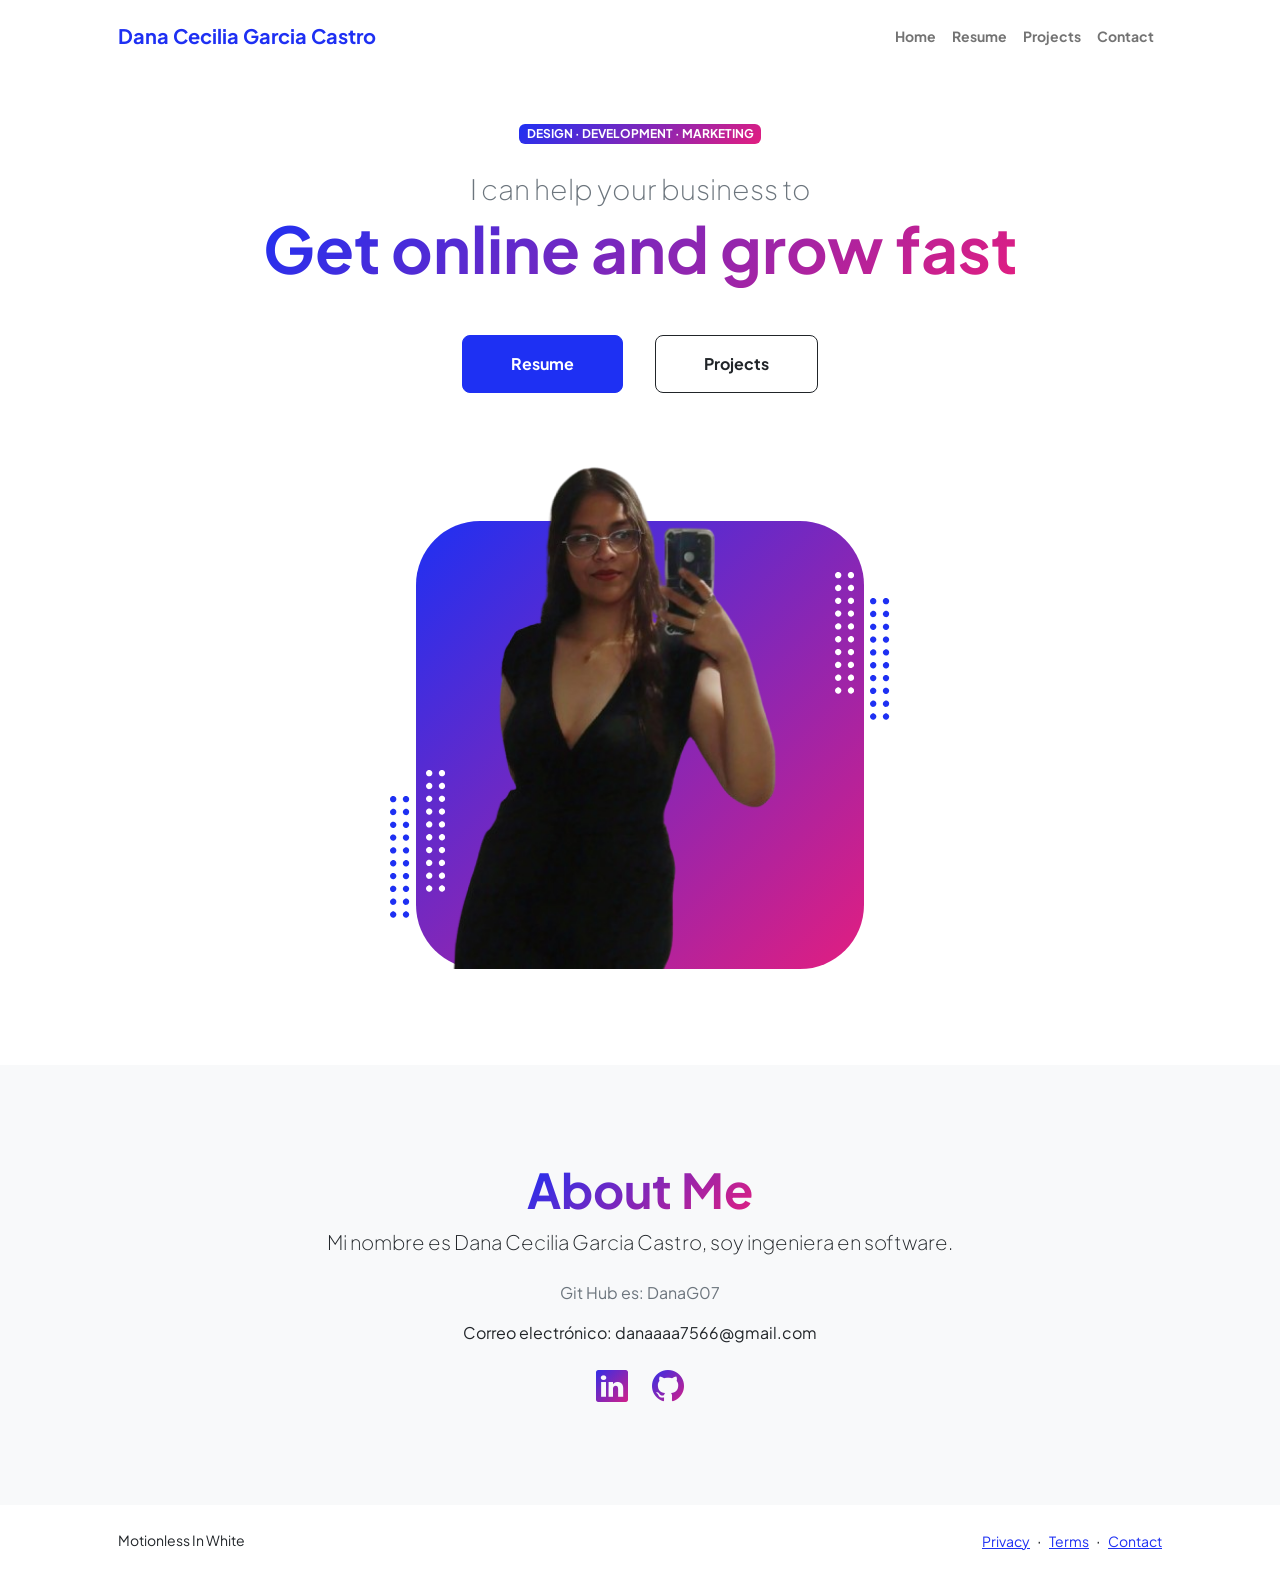
<file: index.html>
<!doctype html>
<html lang="en">
  <head>
    <meta charset="utf-8" />
    <meta
      name="viewport"
      content="width=device-width, initial-scale=1, shrink-to-fit=no"
    />
    <meta name="description" content="" />
    <meta name="author" content="" />
    <title>Personal - Start Bootstrap Theme</title>
    <!-- Favicon-->
    <link rel="icon" type="image/x-icon" href="assets/favicon.ico" />
    <!-- Custom Google font-->
    <link rel="preconnect" href="https://fonts.googleapis.com" />
    <link rel="preconnect" href="https://fonts.gstatic.com" crossorigin />
    <link
      href="https://fonts.googleapis.com/css2?family=Plus+Jakarta+Sans:wght@100;200;300;400;500;600;700;800;900&amp;display=swap"
      rel="stylesheet"
    />
    <!-- Bootstrap icons-->
    <link
      href="https://cdn.jsdelivr.net/npm/bootstrap-icons@1.8.1/font/bootstrap-icons.css"
      rel="stylesheet"
    />
    <!-- Core theme CSS (includes Bootstrap)-->
    <link href="css/styles.css" rel="stylesheet" />
  </head>
  <body class="d-flex flex-column h-100">
    <main class="flex-shrink-0">
      <!-- Navigation-->
      <nav class="navbar navbar-expand-lg navbar-light bg-white py-3">
        <div class="container px-5">
          <a class="navbar-brand" href="index.html"
            ><span class="fw-bolder text-primary"
              >Dana Cecilia Garcia Castro</span
            ></a
          >
          <button
            class="navbar-toggler"
            type="button"
            data-bs-toggle="collapse"
            data-bs-target="#navbarSupportedContent"
            aria-controls="navbarSupportedContent"
            aria-expanded="false"
            aria-label="Toggle navigation"
          >
            <span class="navbar-toggler-icon"></span>
          </button>
          <div class="collapse navbar-collapse" id="navbarSupportedContent">
            <ul class="navbar-nav ms-auto mb-2 mb-lg-0 small fw-bolder">
              <li class="nav-item">
                <a class="nav-link" href="index.html">Home</a>
              </li>
              <li class="nav-item">
                <a class="nav-link" href="resume.html">Resume</a>
              </li>
              <li class="nav-item">
                <a class="nav-link" href="projects.html">Projects</a>
              </li>
              <li class="nav-item">
                <a class="nav-link" href="contact.html">Contact</a>
              </li>
            </ul>
          </div>
        </div>
      </nav>
      <!-- Header-->
      <header class="py-5">
        <div class="container px-5 pb-5">
          <div class="row gx-5 align-items-center">
            <div class="col-xxl-5">
              <!-- Header text content-->
              <div class="text-center text-xxl-start">
                <div
                  class="badge bg-gradient-primary-to-secondary text-white mb-4"
                >
                  <div class="text-uppercase">
                    Design &middot; Development &middot; Marketing
                  </div>
                </div>
                <div class="fs-3 fw-light text-muted">
                  I can help your business to
                </div>
                <h1 class="display-3 fw-bolder mb-5">
                  <span class="text-gradient d-inline"
                    >Get online and grow fast</span
                  >
                </h1>
                <div
                  class="d-grid gap-3 d-sm-flex justify-content-sm-center justify-content-xxl-start mb-3"
                >
                  <a
                    class="btn btn-primary btn-lg px-5 py-3 me-sm-3 fs-6 fw-bolder"
                    href="resume.html"
                    >Resume</a
                  >
                  <a
                    class="btn btn-outline-dark btn-lg px-5 py-3 fs-6 fw-bolder"
                    href="projects.html"
                    >Projects</a
                  >
                </div>
              </div>
            </div>
            <div class="col-xxl-7">
              <!-- Header profile picture-->
              <div class="d-flex justify-content-center mt-5 mt-xxl-0">
                <div class="profile bg-gradient-primary-to-secondary">
                  <!-- TIP: For best results, use a photo with a transparent background like the demo example below-->
                  <!-- Watch a tutorial on how to do this on YouTube (link)-->
                  <img class="profile-img" src="assets/profile.png" alt="..." />
                  <div class="dots-1">
                    <!-- SVG Dots-->
                    <svg
                      version="1.1"
                      xmlns="http://www.w3.org/2000/svg"
                      xmlns:xlink="http://www.w3.org/1999/xlink"
                      x="0px"
                      y="0px"
                      viewBox="0 0 191.6 1215.4"
                      style="enable-background: new 0 0 191.6 1215.4"
                      xml:space="preserve"
                    >
                      <g
                        transform="translate(0.000000,1280.000000) scale(0.100000,-0.100000)"
                      >
                        <path
                          d="M227.7,12788.6c-105-35-200-141-222-248c-43-206,163-412,369-369c155,32,275,190,260,339c-11,105-90,213-190,262        C383.7,12801.6,289.7,12808.6,227.7,12788.6z"
                        ></path>
                        <path
                          d="M1507.7,12788.6c-151-50-253-216-222-362c25-119,136-230,254-255c194-41,395,142,375,339c-11,105-90,213-190,262        C1663.7,12801.6,1569.7,12808.6,1507.7,12788.6z"
                        ></path>
                        <path
                          d="M227.7,11508.6c-105-35-200-141-222-248c-43-206,163-412,369-369c155,32,275,190,260,339c-11,105-90,213-190,262        C383.7,11521.6,289.7,11528.6,227.7,11508.6z"
                        ></path>
                        <path
                          d="M1507.7,11508.6c-151-50-253-216-222-362c25-119,136-230,254-255c194-41,395,142,375,339c-11,105-90,213-190,262        C1663.7,11521.6,1569.7,11528.6,1507.7,11508.6z"
                        ></path>
                        <path
                          d="M227.7,10228.6c-105-35-200-141-222-248c-43-206,163-412,369-369c155,32,275,190,260,339c-11,105-90,213-190,262        C383.7,10241.6,289.7,10248.6,227.7,10228.6z"
                        ></path>
                        <path
                          d="M1507.7,10228.6c-105-35-200-141-222-248c-43-206,163-412,369-369c155,32,275,190,260,339c-11,105-90,213-190,262        C1663.7,10241.6,1569.7,10248.6,1507.7,10228.6z"
                        ></path>
                        <path
                          d="M227.7,8948.6c-105-35-200-141-222-248c-43-206,163-412,369-369c155,32,275,190,260,339c-11,105-90,213-190,262        C383.7,8961.6,289.7,8968.6,227.7,8948.6z"
                        ></path>
                        <path
                          d="M1507.7,8948.6c-105-35-200-141-222-248c-43-206,163-412,369-369c155,32,275,190,260,339c-11,105-90,213-190,262        C1663.7,8961.6,1569.7,8968.6,1507.7,8948.6z"
                        ></path>
                        <path
                          d="M227.7,7668.6c-105-35-200-141-222-248c-43-206,163-412,369-369c155,32,275,190,260,339c-11,105-90,213-190,262        C383.7,7681.6,289.7,7688.6,227.7,7668.6z"
                        ></path>
                        <path
                          d="M1507.7,7668.6c-105-35-200-141-222-248c-43-206,163-412,369-369c155,32,275,190,260,339c-11,105-90,213-190,262        C1663.7,7681.6,1569.7,7688.6,1507.7,7668.6z"
                        ></path>
                        <path
                          d="M227.7,6388.6c-105-35-200-141-222-248c-43-206,163-412,369-369c155,32,275,190,260,339c-11,105-90,213-190,262        C383.7,6401.6,289.7,6408.6,227.7,6388.6z"
                        ></path>
                        <path
                          d="M1507.7,6388.6c-105-35-200-141-222-248c-43-206,163-412,369-369c155,32,275,190,260,339c-11,105-90,213-190,262        C1663.7,6401.6,1569.7,6408.6,1507.7,6388.6z"
                        ></path>
                        <path
                          d="M227.7,5108.6c-105-35-200-141-222-248c-43-206,163-412,369-369c155,32,275,190,260,339c-11,105-90,213-190,262        C383.7,5121.6,289.7,5128.6,227.7,5108.6z"
                        ></path>
                        <path
                          d="M1507.7,5108.6c-105-35-200-141-222-248c-43-206,163-412,369-369c155,32,275,190,260,339c-11,105-90,213-190,262        C1663.7,5121.6,1569.7,5128.6,1507.7,5108.6z"
                        ></path>
                        <path
                          d="M227.7,3828.6c-105-35-200-141-222-248c-43-206,163-412,369-369c155,32,275,190,260,339c-11,105-90,213-190,262        C383.7,3841.6,289.7,3848.6,227.7,3828.6z"
                        ></path>
                        <path
                          d="M1507.7,3828.6c-105-35-200-141-222-248c-43-206,163-412,369-369c155,32,275,190,260,339c-11,105-90,213-190,262        C1663.7,3841.6,1569.7,3848.6,1507.7,3828.6z"
                        ></path>
                        <path
                          d="M227.7,2548.6c-105-35-200-141-222-248c-43-206,163-412,369-369c155,32,275,190,260,339c-11,105-90,213-190,262        C383.7,2561.6,289.7,2568.6,227.7,2548.6z"
                        ></path>
                        <path
                          d="M1507.7,2548.6c-105-35-200-141-222-248c-43-206,163-412,369-369c155,32,275,190,260,339c-11,105-90,213-190,262        C1663.7,2561.6,1569.7,2568.6,1507.7,2548.6z"
                        ></path>
                        <path
                          d="M227.7,1268.6c-105-35-200-141-222-248c-43-206,163-412,369-369c155,32,275,190,260,339c-11,105-90,213-190,262        C383.7,1281.6,289.7,1288.6,227.7,1268.6z"
                        ></path>
                        <path
                          d="M1507.7,1268.6c-105-35-200-141-222-248c-43-206,163-412,369-369c155,32,275,190,260,339c-11,105-90,213-190,262        C1663.7,1281.6,1569.7,1288.6,1507.7,1268.6z"
                        ></path>
                      </g>
                    </svg>
                    <!-- END of SVG dots-->
                  </div>
                  <div class="dots-2">
                    <!-- SVG Dots-->
                    <svg
                      version="1.1"
                      xmlns="http://www.w3.org/2000/svg"
                      xmlns:xlink="http://www.w3.org/1999/xlink"
                      x="0px"
                      y="0px"
                      viewBox="0 0 191.6 1215.4"
                      style="enable-background: new 0 0 191.6 1215.4"
                      xml:space="preserve"
                    >
                      <g
                        transform="translate(0.000000,1280.000000) scale(0.100000,-0.100000)"
                      >
                        <path
                          d="M227.7,12788.6c-105-35-200-141-222-248c-43-206,163-412,369-369c155,32,275,190,260,339c-11,105-90,213-190,262        C383.7,12801.6,289.7,12808.6,227.7,12788.6z"
                        ></path>
                        <path
                          d="M1507.7,12788.6c-151-50-253-216-222-362c25-119,136-230,254-255c194-41,395,142,375,339c-11,105-90,213-190,262        C1663.7,12801.6,1569.7,12808.6,1507.7,12788.6z"
                        ></path>
                        <path
                          d="M227.7,11508.6c-105-35-200-141-222-248c-43-206,163-412,369-369c155,32,275,190,260,339c-11,105-90,213-190,262        C383.7,11521.6,289.7,11528.6,227.7,11508.6z"
                        ></path>
                        <path
                          d="M1507.7,11508.6c-151-50-253-216-222-362c25-119,136-230,254-255c194-41,395,142,375,339c-11,105-90,213-190,262        C1663.7,11521.6,1569.7,11528.6,1507.7,11508.6z"
                        ></path>
                        <path
                          d="M227.7,10228.6c-105-35-200-141-222-248c-43-206,163-412,369-369c155,32,275,190,260,339c-11,105-90,213-190,262        C383.7,10241.6,289.7,10248.6,227.7,10228.6z"
                        ></path>
                        <path
                          d="M1507.7,10228.6c-105-35-200-141-222-248c-43-206,163-412,369-369c155,32,275,190,260,339c-11,105-90,213-190,262        C1663.7,10241.6,1569.7,10248.6,1507.7,10228.6z"
                        ></path>
                        <path
                          d="M227.7,8948.6c-105-35-200-141-222-248c-43-206,163-412,369-369c155,32,275,190,260,339c-11,105-90,213-190,262        C383.7,8961.6,289.7,8968.6,227.7,8948.6z"
                        ></path>
                        <path
                          d="M1507.7,8948.6c-105-35-200-141-222-248c-43-206,163-412,369-369c155,32,275,190,260,339c-11,105-90,213-190,262        C1663.7,8961.6,1569.7,8968.6,1507.7,8948.6z"
                        ></path>
                        <path
                          d="M227.7,7668.6c-105-35-200-141-222-248c-43-206,163-412,369-369c155,32,275,190,260,339c-11,105-90,213-190,262        C383.7,7681.6,289.7,7688.6,227.7,7668.6z"
                        ></path>
                        <path
                          d="M1507.7,7668.6c-105-35-200-141-222-248c-43-206,163-412,369-369c155,32,275,190,260,339c-11,105-90,213-190,262        C1663.7,7681.6,1569.7,7688.6,1507.7,7668.6z"
                        ></path>
                        <path
                          d="M227.7,6388.6c-105-35-200-141-222-248c-43-206,163-412,369-369c155,32,275,190,260,339c-11,105-90,213-190,262        C383.7,6401.6,289.7,6408.6,227.7,6388.6z"
                        ></path>
                        <path
                          d="M1507.7,6388.6c-105-35-200-141-222-248c-43-206,163-412,369-369c155,32,275,190,260,339c-11,105-90,213-190,262        C1663.7,6401.6,1569.7,6408.6,1507.7,6388.6z"
                        ></path>
                        <path
                          d="M227.7,5108.6c-105-35-200-141-222-248c-43-206,163-412,369-369c155,32,275,190,260,339c-11,105-90,213-190,262        C383.7,5121.6,289.7,5128.6,227.7,5108.6z"
                        ></path>
                        <path
                          d="M1507.7,5108.6c-105-35-200-141-222-248c-43-206,163-412,369-369c155,32,275,190,260,339c-11,105-90,213-190,262        C1663.7,5121.6,1569.7,5128.6,1507.7,5108.6z"
                        ></path>
                        <path
                          d="M227.7,3828.6c-105-35-200-141-222-248c-43-206,163-412,369-369c155,32,275,190,260,339c-11,105-90,213-190,262        C383.7,3841.6,289.7,3848.6,227.7,3828.6z"
                        ></path>
                        <path
                          d="M1507.7,3828.6c-105-35-200-141-222-248c-43-206,163-412,369-369c155,32,275,190,260,339c-11,105-90,213-190,262        C1663.7,3841.6,1569.7,3848.6,1507.7,3828.6z"
                        ></path>
                        <path
                          d="M227.7,2548.6c-105-35-200-141-222-248c-43-206,163-412,369-369c155,32,275,190,260,339c-11,105-90,213-190,262        C383.7,2561.6,289.7,2568.6,227.7,2548.6z"
                        ></path>
                        <path
                          d="M1507.7,2548.6c-105-35-200-141-222-248c-43-206,163-412,369-369c155,32,275,190,260,339c-11,105-90,213-190,262        C1663.7,2561.6,1569.7,2568.6,1507.7,2548.6z"
                        ></path>
                        <path
                          d="M227.7,1268.6c-105-35-200-141-222-248c-43-206,163-412,369-369c155,32,275,190,260,339c-11,105-90,213-190,262        C383.7,1281.6,289.7,1288.6,227.7,1268.6z"
                        ></path>
                        <path
                          d="M1507.7,1268.6c-105-35-200-141-222-248c-43-206,163-412,369-369c155,32,275,190,260,339c-11,105-90,213-190,262        C1663.7,1281.6,1569.7,1288.6,1507.7,1268.6z"
                        ></path>
                      </g>
                    </svg>
                    <!-- END of SVG dots-->
                  </div>
                  <div class="dots-3">
                    <!-- SVG Dots-->
                    <svg
                      version="1.1"
                      xmlns="http://www.w3.org/2000/svg"
                      xmlns:xlink="http://www.w3.org/1999/xlink"
                      x="0px"
                      y="0px"
                      viewBox="0 0 191.6 1215.4"
                      style="enable-background: new 0 0 191.6 1215.4"
                      xml:space="preserve"
                    >
                      <g
                        transform="translate(0.000000,1280.000000) scale(0.100000,-0.100000)"
                      >
                        <path
                          d="M227.7,12788.6c-105-35-200-141-222-248c-43-206,163-412,369-369c155,32,275,190,260,339c-11,105-90,213-190,262        C383.7,12801.6,289.7,12808.6,227.7,12788.6z"
                        ></path>
                        <path
                          d="M1507.7,12788.6c-151-50-253-216-222-362c25-119,136-230,254-255c194-41,395,142,375,339c-11,105-90,213-190,262        C1663.7,12801.6,1569.7,12808.6,1507.7,12788.6z"
                        ></path>
                        <path
                          d="M227.7,11508.6c-105-35-200-141-222-248c-43-206,163-412,369-369c155,32,275,190,260,339c-11,105-90,213-190,262        C383.7,11521.6,289.7,11528.6,227.7,11508.6z"
                        ></path>
                        <path
                          d="M1507.7,11508.6c-151-50-253-216-222-362c25-119,136-230,254-255c194-41,395,142,375,339c-11,105-90,213-190,262        C1663.7,11521.6,1569.7,11528.6,1507.7,11508.6z"
                        ></path>
                        <path
                          d="M227.7,10228.6c-105-35-200-141-222-248c-43-206,163-412,369-369c155,32,275,190,260,339c-11,105-90,213-190,262        C383.7,10241.6,289.7,10248.6,227.7,10228.6z"
                        ></path>
                        <path
                          d="M1507.7,10228.6c-105-35-200-141-222-248c-43-206,163-412,369-369c155,32,275,190,260,339c-11,105-90,213-190,262        C1663.7,10241.6,1569.7,10248.6,1507.7,10228.6z"
                        ></path>
                        <path
                          d="M227.7,8948.6c-105-35-200-141-222-248c-43-206,163-412,369-369c155,32,275,190,260,339c-11,105-90,213-190,262        C383.7,8961.6,289.7,8968.6,227.7,8948.6z"
                        ></path>
                        <path
                          d="M1507.7,8948.6c-105-35-200-141-222-248c-43-206,163-412,369-369c155,32,275,190,260,339c-11,105-90,213-190,262        C1663.7,8961.6,1569.7,8968.6,1507.7,8948.6z"
                        ></path>
                        <path
                          d="M227.7,7668.6c-105-35-200-141-222-248c-43-206,163-412,369-369c155,32,275,190,260,339c-11,105-90,213-190,262        C383.7,7681.6,289.7,7688.6,227.7,7668.6z"
                        ></path>
                        <path
                          d="M1507.7,7668.6c-105-35-200-141-222-248c-43-206,163-412,369-369c155,32,275,190,260,339c-11,105-90,213-190,262        C1663.7,7681.6,1569.7,7688.6,1507.7,7668.6z"
                        ></path>
                        <path
                          d="M227.7,6388.6c-105-35-200-141-222-248c-43-206,163-412,369-369c155,32,275,190,260,339c-11,105-90,213-190,262        C383.7,6401.6,289.7,6408.6,227.7,6388.6z"
                        ></path>
                        <path
                          d="M1507.7,6388.6c-105-35-200-141-222-248c-43-206,163-412,369-369c155,32,275,190,260,339c-11,105-90,213-190,262        C1663.7,6401.6,1569.7,6408.6,1507.7,6388.6z"
                        ></path>
                        <path
                          d="M227.7,5108.6c-105-35-200-141-222-248c-43-206,163-412,369-369c155,32,275,190,260,339c-11,105-90,213-190,262        C383.7,5121.6,289.7,5128.6,227.7,5108.6z"
                        ></path>
                        <path
                          d="M1507.7,5108.6c-105-35-200-141-222-248c-43-206,163-412,369-369c155,32,275,190,260,339c-11,105-90,213-190,262        C1663.7,5121.6,1569.7,5128.6,1507.7,5108.6z"
                        ></path>
                        <path
                          d="M227.7,3828.6c-105-35-200-141-222-248c-43-206,163-412,369-369c155,32,275,190,260,339c-11,105-90,213-190,262        C383.7,3841.6,289.7,3848.6,227.7,3828.6z"
                        ></path>
                        <path
                          d="M1507.7,3828.6c-105-35-200-141-222-248c-43-206,163-412,369-369c155,32,275,190,260,339c-11,105-90,213-190,262        C1663.7,3841.6,1569.7,3848.6,1507.7,3828.6z"
                        ></path>
                        <path
                          d="M227.7,2548.6c-105-35-200-141-222-248c-43-206,163-412,369-369c155,32,275,190,260,339c-11,105-90,213-190,262        C383.7,2561.6,289.7,2568.6,227.7,2548.6z"
                        ></path>
                        <path
                          d="M1507.7,2548.6c-105-35-200-141-222-248c-43-206,163-412,369-369c155,32,275,190,260,339c-11,105-90,213-190,262        C1663.7,2561.6,1569.7,2568.6,1507.7,2548.6z"
                        ></path>
                        <path
                          d="M227.7,1268.6c-105-35-200-141-222-248c-43-206,163-412,369-369c155,32,275,190,260,339c-11,105-90,213-190,262        C383.7,1281.6,289.7,1288.6,227.7,1268.6z"
                        ></path>
                        <path
                          d="M1507.7,1268.6c-105-35-200-141-222-248c-43-206,163-412,369-369c155,32,275,190,260,339c-11,105-90,213-190,262        C1663.7,1281.6,1569.7,1288.6,1507.7,1268.6z"
                        ></path>
                      </g>
                    </svg>
                    <!-- END of SVG dots-->
                  </div>
                  <div class="dots-4">
                    <!-- SVG Dots-->
                    <svg
                      version="1.1"
                      xmlns="http://www.w3.org/2000/svg"
                      xmlns:xlink="http://www.w3.org/1999/xlink"
                      x="0px"
                      y="0px"
                      viewBox="0 0 191.6 1215.4"
                      style="enable-background: new 0 0 191.6 1215.4"
                      xml:space="preserve"
                    >
                      <g
                        transform="translate(0.000000,1280.000000) scale(0.100000,-0.100000)"
                      >
                        <path
                          d="M227.7,12788.6c-105-35-200-141-222-248c-43-206,163-412,369-369c155,32,275,190,260,339c-11,105-90,213-190,262        C383.7,12801.6,289.7,12808.6,227.7,12788.6z"
                        ></path>
                        <path
                          d="M1507.7,12788.6c-151-50-253-216-222-362c25-119,136-230,254-255c194-41,395,142,375,339c-11,105-90,213-190,262        C1663.7,12801.6,1569.7,12808.6,1507.7,12788.6z"
                        ></path>
                        <path
                          d="M227.7,11508.6c-105-35-200-141-222-248c-43-206,163-412,369-369c155,32,275,190,260,339c-11,105-90,213-190,262        C383.7,11521.6,289.7,11528.6,227.7,11508.6z"
                        ></path>
                        <path
                          d="M1507.7,11508.6c-151-50-253-216-222-362c25-119,136-230,254-255c194-41,395,142,375,339c-11,105-90,213-190,262        C1663.7,11521.6,1569.7,11528.6,1507.7,11508.6z"
                        ></path>
                        <path
                          d="M227.7,10228.6c-105-35-200-141-222-248c-43-206,163-412,369-369c155,32,275,190,260,339c-11,105-90,213-190,262        C383.7,10241.6,289.7,10248.6,227.7,10228.6z"
                        ></path>
                        <path
                          d="M1507.7,10228.6c-105-35-200-141-222-248c-43-206,163-412,369-369c155,32,275,190,260,339c-11,105-90,213-190,262        C1663.7,10241.6,1569.7,10248.6,1507.7,10228.6z"
                        ></path>
                        <path
                          d="M227.7,8948.6c-105-35-200-141-222-248c-43-206,163-412,369-369c155,32,275,190,260,339c-11,105-90,213-190,262        C383.7,8961.6,289.7,8968.6,227.7,8948.6z"
                        ></path>
                        <path
                          d="M1507.7,8948.6c-105-35-200-141-222-248c-43-206,163-412,369-369c155,32,275,190,260,339c-11,105-90,213-190,262        C1663.7,8961.6,1569.7,8968.6,1507.7,8948.6z"
                        ></path>
                        <path
                          d="M227.7,7668.6c-105-35-200-141-222-248c-43-206,163-412,369-369c155,32,275,190,260,339c-11,105-90,213-190,262        C383.7,7681.6,289.7,7688.6,227.7,7668.6z"
                        ></path>
                        <path
                          d="M1507.7,7668.6c-105-35-200-141-222-248c-43-206,163-412,369-369c155,32,275,190,260,339c-11,105-90,213-190,262        C1663.7,7681.6,1569.7,7688.6,1507.7,7668.6z"
                        ></path>
                        <path
                          d="M227.7,6388.6c-105-35-200-141-222-248c-43-206,163-412,369-369c155,32,275,190,260,339c-11,105-90,213-190,262        C383.7,6401.6,289.7,6408.6,227.7,6388.6z"
                        ></path>
                        <path
                          d="M1507.7,6388.6c-105-35-200-141-222-248c-43-206,163-412,369-369c155,32,275,190,260,339c-11,105-90,213-190,262        C1663.7,6401.6,1569.7,6408.6,1507.7,6388.6z"
                        ></path>
                        <path
                          d="M227.7,5108.6c-105-35-200-141-222-248c-43-206,163-412,369-369c155,32,275,190,260,339c-11,105-90,213-190,262        C383.7,5121.6,289.7,5128.6,227.7,5108.6z"
                        ></path>
                        <path
                          d="M1507.7,5108.6c-105-35-200-141-222-248c-43-206,163-412,369-369c155,32,275,190,260,339c-11,105-90,213-190,262        C1663.7,5121.6,1569.7,5128.6,1507.7,5108.6z"
                        ></path>
                        <path
                          d="M227.7,3828.6c-105-35-200-141-222-248c-43-206,163-412,369-369c155,32,275,190,260,339c-11,105-90,213-190,262        C383.7,3841.6,289.7,3848.6,227.7,3828.6z"
                        ></path>
                        <path
                          d="M1507.7,3828.6c-105-35-200-141-222-248c-43-206,163-412,369-369c155,32,275,190,260,339c-11,105-90,213-190,262        C1663.7,3841.6,1569.7,3848.6,1507.7,3828.6z"
                        ></path>
                        <path
                          d="M227.7,2548.6c-105-35-200-141-222-248c-43-206,163-412,369-369c155,32,275,190,260,339c-11,105-90,213-190,262        C383.7,2561.6,289.7,2568.6,227.7,2548.6z"
                        ></path>
                        <path
                          d="M1507.7,2548.6c-105-35-200-141-222-248c-43-206,163-412,369-369c155,32,275,190,260,339c-11,105-90,213-190,262        C1663.7,2561.6,1569.7,2568.6,1507.7,2548.6z"
                        ></path>
                        <path
                          d="M227.7,1268.6c-105-35-200-141-222-248c-43-206,163-412,369-369c155,32,275,190,260,339c-11,105-90,213-190,262        C383.7,1281.6,289.7,1288.6,227.7,1268.6z"
                        ></path>
                        <path
                          d="M1507.7,1268.6c-105-35-200-141-222-248c-43-206,163-412,369-369c155,32,275,190,260,339c-11,105-90,213-190,262        C1663.7,1281.6,1569.7,1288.6,1507.7,1268.6z"
                        ></path>
                      </g>
                    </svg>
                    <!-- END of SVG dots-->
                  </div>
                </div>
              </div>
            </div>
          </div>
        </div>
      </header>
      <!-- About Section-->
      <section class="bg-light py-5">
        <div class="container px-5">
          <div class="row gx-5 justify-content-center">
            <div class="col-xxl-8">
              <div class="text-center my-5">
                <h2 class="display-5 fw-bolder">
                  <span class="text-gradient d-inline">About Me</span>
                </h2>
                <p class="lead fw-light mb-4">
                  Mi nombre es Dana Cecilia Garcia Castro, soy ingeniera en software.
                </p>
                <p class="text-muted">
                  Git Hub es: DanaG07
                  <p>Correo electrónico: danaaaa7566@gmail.com</p>
                </p>
                <div class="d-flex justify-content-center fs-2 gap-4">
                  <a class="text-gradient" href="#!"
                    ><i class="bi bi-linkedin"></i
                  ></a>
                  <a class="text-gradient" href="#!"
                    ><i class="bi bi-github"></i
                  ></a>
                </div>
              </div>
            </div>
          </div>
        </div>
      </section>
    </main>
    <!-- Footer-->
    <footer class="bg-white py-4 mt-auto">
      <div class="container px-5">
        <div
          class="row align-items-center justify-content-between flex-column flex-sm-row"
        >
          <div class="col-auto">
            <div class="small m-0">Motionless In White</div>
          </div>
          <div class="col-auto">
            <a class="small" href="#!">Privacy</a>
            <span class="mx-1">&middot;</span>
            <a class="small" href="#!">Terms</a>
            <span class="mx-1">&middot;</span>
            <a class="small" href="#!">Contact</a>
          </div>
        </div>
      </div>
    </footer>
    <!-- Bootstrap core JS-->
    <script src="https://cdn.jsdelivr.net/npm/bootstrap@5.2.3/dist/js/bootstrap.bundle.min.js"></script>
    <!-- Core theme JS-->
    <script src="js/scripts.js"></script>
  </body>
</html>
</file>
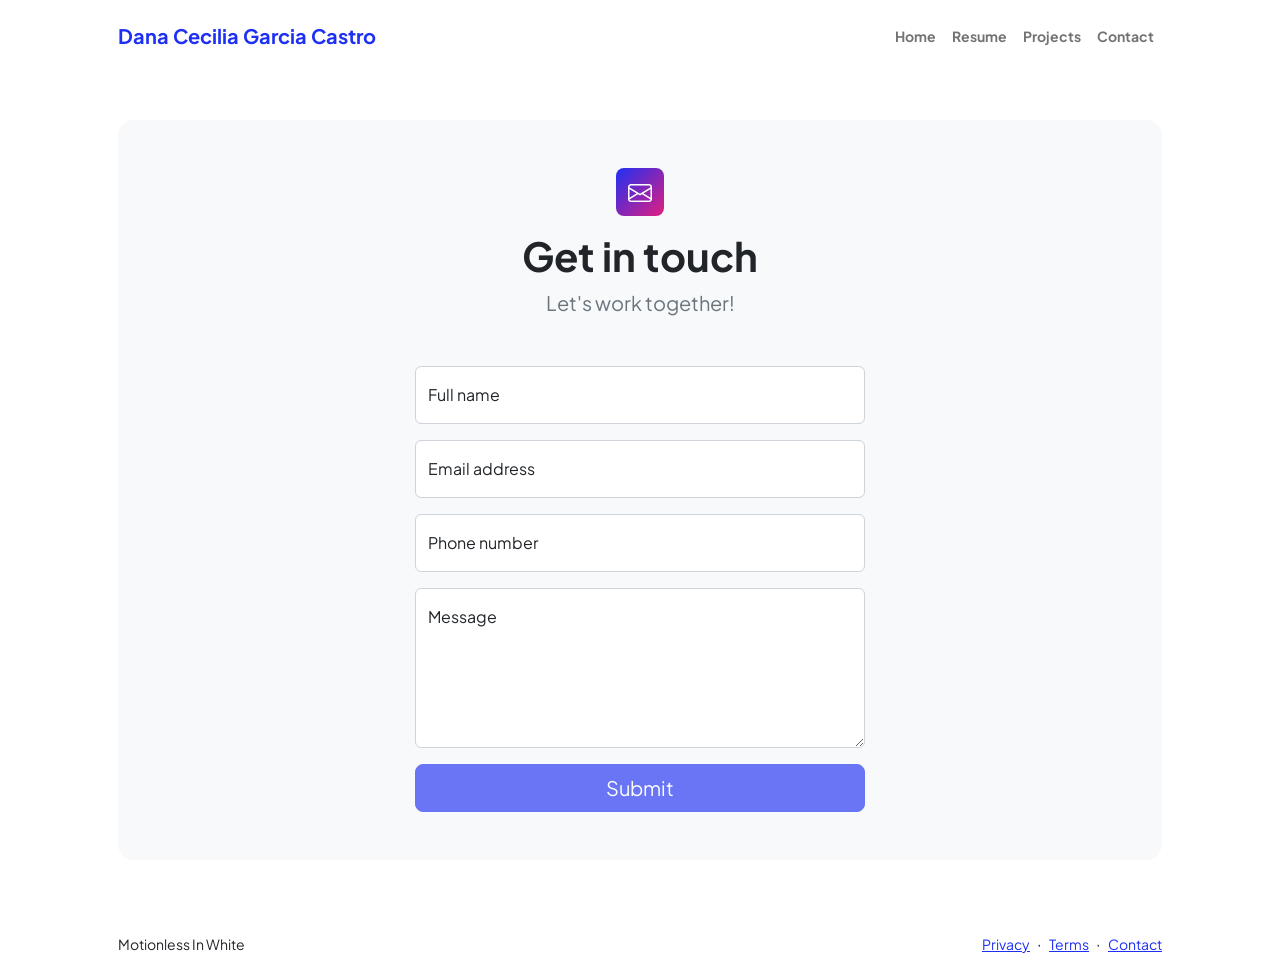
<file: contact.html>
<!doctype html>
<html lang="en">
  <head>
    <meta charset="utf-8" />
    <meta
      name="viewport"
      content="width=device-width, initial-scale=1, shrink-to-fit=no"
    />
    <meta name="description" content />
    <meta name="author" content />
    <title>Dana Cecilia Garcia Castro</title>
    <!-- Favicon-->
    <link rel="icon" type="image/x-icon" href="assets/favicon.ico" />
    <!-- Custom Google font-->
    <link rel="preconnect" href="https://fonts.googleapis.com" />
    <link rel="preconnect" href="https://fonts.gstatic.com" crossorigin />
    <link
      href="https://fonts.googleapis.com/css2?family=Plus+Jakarta+Sans:wght@100;200;300;400;500;600;700;800;900&amp;display=swap"
      rel="stylesheet"
    />
    <!-- Bootstrap icons-->
    <link
      href="https://cdn.jsdelivr.net/npm/bootstrap-icons@1.8.1/font/bootstrap-icons.css"
      rel="stylesheet"
    />
    <!-- Core theme CSS (includes Bootstrap)-->
    <link href="css/styles.css" rel="stylesheet" />
  </head>
  <body class="d-flex flex-column">
    <main class="flex-shrink-0">
      <!-- Navigation-->
      <nav class="navbar navbar-expand-lg navbar-light bg-white py-3">
        <div class="container px-5">
          <a class="navbar-brand" href="index.html"
            ><span class="fw-bolder text-primary"
              >Dana Cecilia Garcia Castro</span
            ></a
          >
          <button
            class="navbar-toggler"
            type="button"
            data-bs-toggle="collapse"
            data-bs-target="#navbarSupportedContent"
            aria-controls="navbarSupportedContent"
            aria-expanded="false"
            aria-label="Toggle navigation"
          >
            <span class="navbar-toggler-icon"></span>
          </button>
          <div class="collapse navbar-collapse" id="navbarSupportedContent">
            <ul class="navbar-nav ms-auto mb-2 mb-lg-0 small fw-bolder">
              <li class="nav-item">
                <a class="nav-link" href="index.html">Home</a>
              </li>
              <li class="nav-item">
                <a class="nav-link" href="resume.html">Resume</a>
              </li>
              <li class="nav-item">
                <a class="nav-link" href="projects.html">Projects</a>
              </li>
              <li class="nav-item">
                <a class="nav-link" href="contact.html">Contact</a>
              </li>
            </ul>
          </div>
        </div>
      </nav>
      <!-- Page content-->
      <section class="py-5">
        <div class="container px-5">
          <!-- Contact form-->
          <div class="bg-light rounded-4 py-5 px-4 px-md-5">
            <div class="text-center mb-5">
              <div
                class="feature bg-primary bg-gradient-primary-to-secondary text-white rounded-3 mb-3"
              >
                <i class="bi bi-envelope"></i>
              </div>
              <h1 class="fw-bolder">Get in touch</h1>
              <p class="lead fw-normal text-muted mb-0">Let's work together!</p>
            </div>
            <div class="row gx-5 justify-content-center">
              <div class="col-lg-8 col-xl-6">
                <!-- * * * * * * * * * * * * * * *-->
                <!-- * * SB Forms Contact Form * *-->
                <!-- * * * * * * * * * * * * * * *-->
                <!-- This form is pre-integrated with SB Forms.-->
                <!-- To make this form functional, sign up at-->
                <!-- https://startbootstrap.com/solution/contact-forms-->
                <!-- to get an API token!-->
                <form id="contactForm" data-sb-form-api-token="API_TOKEN">
                  <!-- Name input-->
                  <div class="form-floating mb-3">
                    <input
                      class="form-control"
                      id="name"
                      type="text"
                      placeholder="Enter your name..."
                      data-sb-validations="required"
                    />
                    <label for="name">Full name</label>
                    <div
                      class="invalid-feedback"
                      data-sb-feedback="name:required"
                    >
                      A name is required.
                    </div>
                  </div>
                  <!-- Email address input-->
                  <div class="form-floating mb-3">
                    <input
                      class="form-control"
                      id="email"
                      type="email"
                      placeholder="name@example.com"
                      data-sb-validations="required,email"
                    />
                    <label for="email">Email address</label>
                    <div
                      class="invalid-feedback"
                      data-sb-feedback="email:required"
                    >
                      An email is required.
                    </div>
                    <div
                      class="invalid-feedback"
                      data-sb-feedback="email:email"
                    >
                      Email is not valid.
                    </div>
                  </div>
                  <!-- Phone number input-->
                  <div class="form-floating mb-3">
                    <input
                      class="form-control"
                      id="phone"
                      type="tel"
                      placeholder="(123) 456-7890"
                      data-sb-validations="required"
                    />
                    <label for="phone">Phone number</label>
                    <div
                      class="invalid-feedback"
                      data-sb-feedback="phone:required"
                    >
                      A phone number is required.
                    </div>
                  </div>
                  <!-- Message input-->
                  <div class="form-floating mb-3">
                    <textarea
                      class="form-control"
                      id="message"
                      type="text"
                      placeholder="Enter your message here..."
                      style="height: 10rem"
                      data-sb-validations="required"
                    ></textarea>
                    <label for="message">Message</label>
                    <div
                      class="invalid-feedback"
                      data-sb-feedback="message:required"
                    >
                      A message is required.
                    </div>
                  </div>
                  <!-- Submit success message-->
                  <!---->
                  <!-- This is what your users will see when the form-->
                  <!-- has successfully submitted-->
                  <div class="d-none" id="submitSuccessMessage">
                    <div class="text-center mb-3">
                      <div class="fw-bolder">Form submission successful!</div>
                      To activate this form, sign up at
                      <br />
                      <a
                        href="https://startbootstrap.com/solution/contact-forms"
                        >https://startbootstrap.com/solution/contact-forms</a
                      >
                    </div>
                  </div>
                  <!-- Submit error message-->
                  <!---->
                  <!-- This is what your users will see when there is-->
                  <!-- an error submitting the form-->
                  <div class="d-none" id="submitErrorMessage">
                    <div class="text-center text-danger mb-3">
                      Error sending message!
                    </div>
                  </div>
                  <!-- Submit Button-->
                  <div class="d-grid">
                    <button
                      class="btn btn-primary btn-lg disabled"
                      id="submitButton"
                      type="submit"
                    >
                      Submit
                    </button>
                  </div>
                </form>
              </div>
            </div>
          </div>
        </div>
      </section>
    </main>
    <!-- Footer-->
    <footer class="bg-white py-4 mt-auto">
      <div class="container px-5">
        <div
          class="row align-items-center justify-content-between flex-column flex-sm-row"
        >
          <div class="col-auto">
            <div class="small m-0">Motionless In White</div>
          </div>
          <div class="col-auto">
            <a class="small" href="#!">Privacy</a>
            <span class="mx-1">&middot;</span>
            <a class="small" href="#!">Terms</a>
            <span class="mx-1">&middot;</span>
            <a class="small" href="#!">Contact</a>
          </div>
        </div>
      </div>
    </footer>
    <!-- Bootstrap core JS-->
    <script src="https://cdn.jsdelivr.net/npm/bootstrap@5.2.3/dist/js/bootstrap.bundle.min.js"></script>
    <!-- Core theme JS-->
    <script src="js/scripts.js"></script>
    <!-- * * * * * * * * * * * * * * * * * * * * * * * * * * * * * * * * * * * * * * * *-->
    <!-- * *                               SB Forms JS                               * *-->
    <!-- * * Activate your form at https://startbootstrap.com/solution/contact-forms * *-->
    <!-- * * * * * * * * * * * * * * * * * * * * * * * * * * * * * * * * * * * * * * * *-->
    <script src="https://cdn.startbootstrap.com/sb-forms-latest.js"></script>
  </body>
</html>
</file>
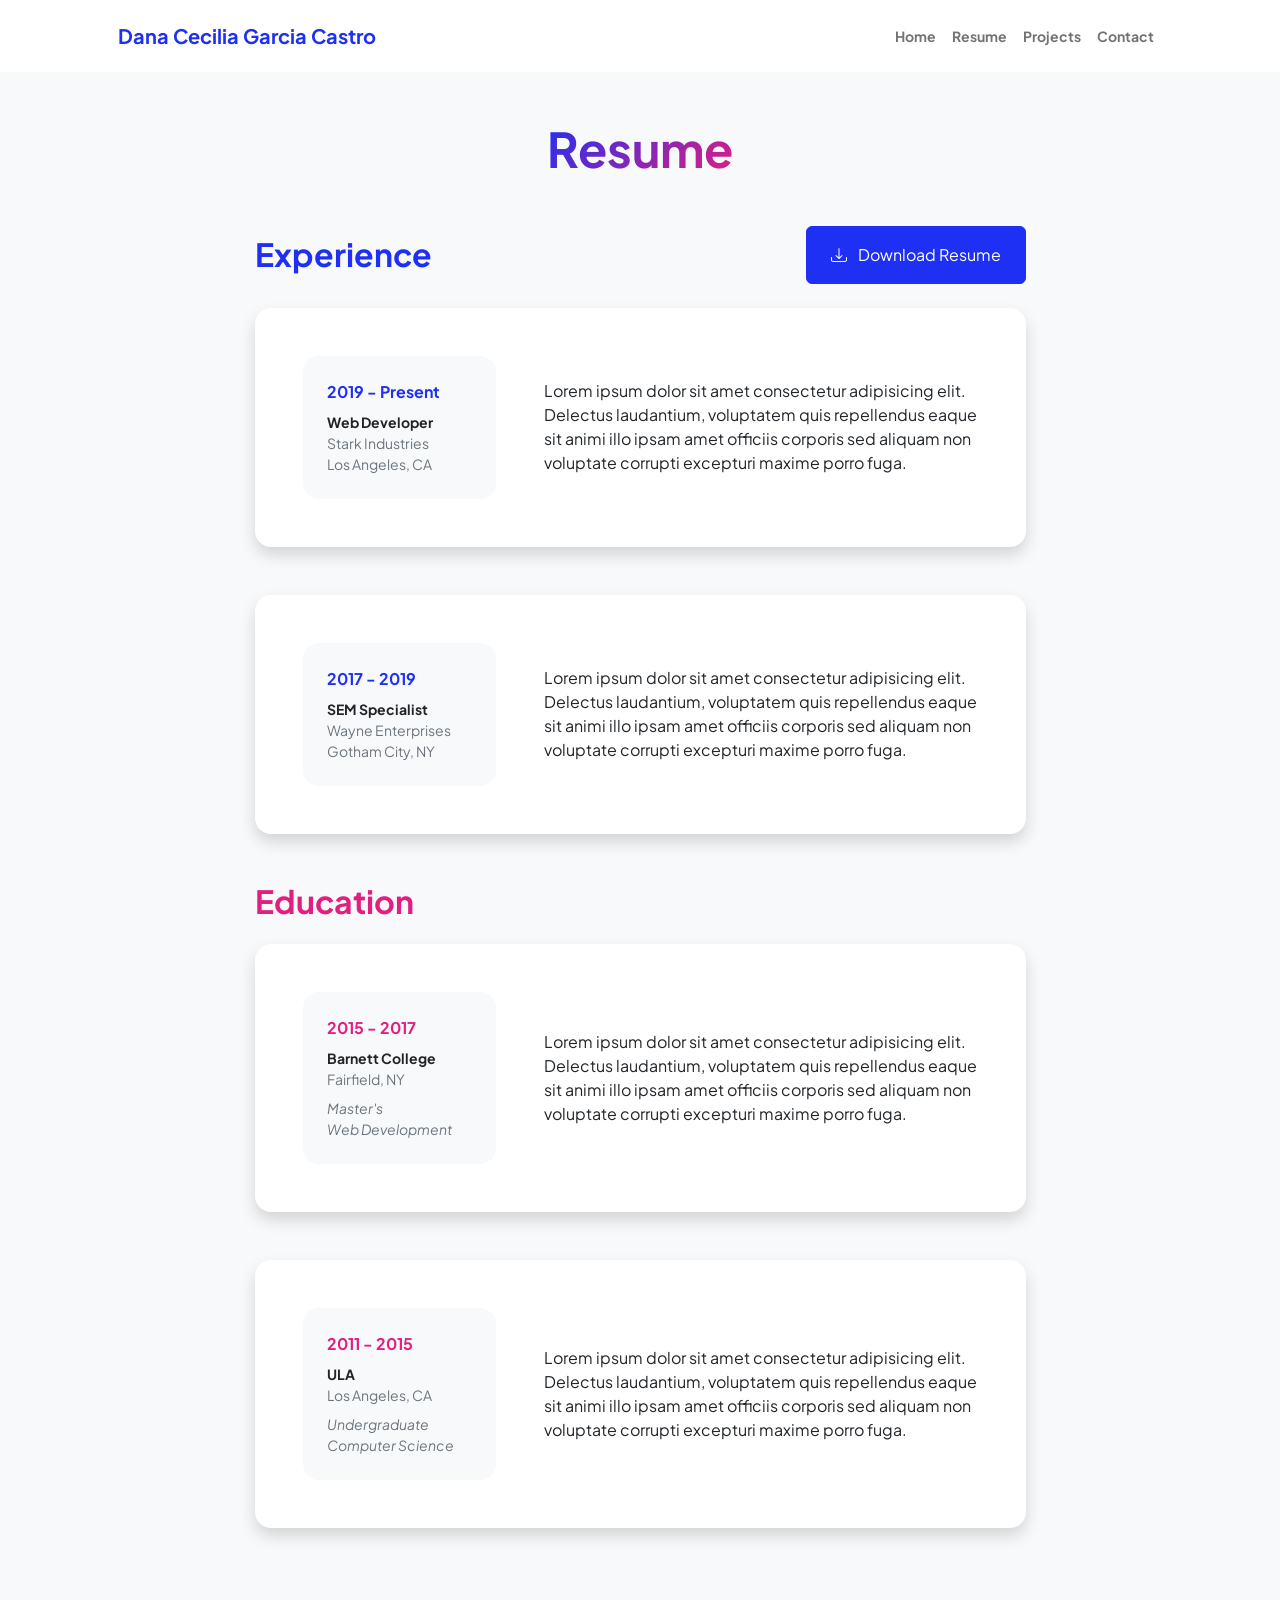
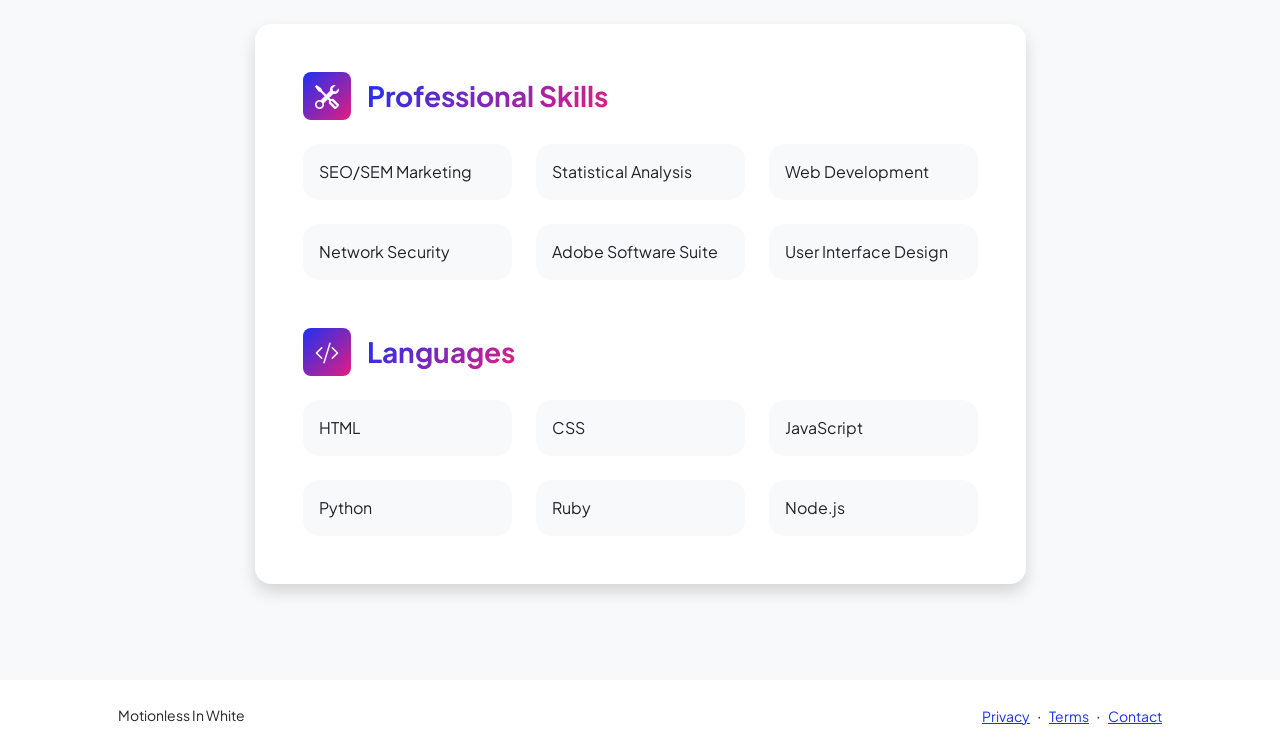
<file: resume.html>
<!doctype html>
<html lang="en">
  <head>
    <meta charset="utf-8" />
    <meta
      name="viewport"
      content="width=device-width, initial-scale=1, shrink-to-fit=no"
    />
    <meta name="description" content="" />
    <meta name="author" content="" />
    <title>Personal - Dana Cecilia Garcia Castro</title>
    <!-- Favicon-->
    <link rel="icon" type="image/x-icon" href="assets/favicon.ico" />
    <!-- Custom Google font-->
    <link rel="preconnect" href="https://fonts.googleapis.com" />
    <link rel="preconnect" href="https://fonts.gstatic.com" crossorigin />
    <link
      href="https://fonts.googleapis.com/css2?family=Plus+Jakarta+Sans:wght@100;200;300;400;500;600;700;800;900&amp;display=swap"
      rel="stylesheet"
    />
    <!-- Bootstrap icons-->
    <link
      href="https://cdn.jsdelivr.net/npm/bootstrap-icons@1.8.1/font/bootstrap-icons.css"
      rel="stylesheet"
    />
    <!-- Core theme CSS (includes Bootstrap)-->
    <link href="css/styles.css" rel="stylesheet" />
  </head>
  <body class="d-flex flex-column h-100 bg-light">
    <main class="flex-shrink-0">
      <!-- Navigation-->
      <nav class="navbar navbar-expand-lg navbar-light bg-white py-3">
        <div class="container px-5">
          <a class="navbar-brand" href="index.html"
            ><span class="fw-bolder text-primary"
              >Dana Cecilia Garcia Castro</span
            ></a
          >
          <button
            class="navbar-toggler"
            type="button"
            data-bs-toggle="collapse"
            data-bs-target="#navbarSupportedContent"
            aria-controls="navbarSupportedContent"
            aria-expanded="false"
            aria-label="Toggle navigation"
          >
            <span class="navbar-toggler-icon"></span>
          </button>
          <div class="collapse navbar-collapse" id="navbarSupportedContent">
            <ul class="navbar-nav ms-auto mb-2 mb-lg-0 small fw-bolder">
              <li class="nav-item">
                <a class="nav-link" href="index.html">Home</a>
              </li>
              <li class="nav-item">
                <a class="nav-link" href="resume.html">Resume</a>
              </li>
              <li class="nav-item">
                <a class="nav-link" href="projects.html">Projects</a>
              </li>
              <li class="nav-item">
                <a class="nav-link" href="contact.html">Contact</a>
              </li>
            </ul>
          </div>
        </div>
      </nav>
      <!-- Page Content-->
      <div class="container px-5 my-5">
        <div class="text-center mb-5">
          <h1 class="display-5 fw-bolder mb-0">
            <span class="text-gradient d-inline">Resume</span>
          </h1>
        </div>
        <div class="row gx-5 justify-content-center">
          <div class="col-lg-11 col-xl-9 col-xxl-8">
            <!-- Experience Section-->
            <section>
              <div
                class="d-flex align-items-center justify-content-between mb-4"
              >
                <h2 class="text-primary fw-bolder mb-0">Experience</h2>
                <!-- Download resume button-->
                <!-- Note: Set the link href target to a PDF file within your project-->
                <a class="btn btn-primary px-4 py-3" href="#!">
                  <div class="d-inline-block bi bi-download me-2"></div>
                  Download Resume
                </a>
              </div>
              <!-- Experience Card 1-->
              <div class="card shadow border-0 rounded-4 mb-5">
                <div class="card-body p-5">
                  <div class="row align-items-center gx-5">
                    <div class="col text-center text-lg-start mb-4 mb-lg-0">
                      <div class="bg-light p-4 rounded-4">
                        <div class="text-primary fw-bolder mb-2">
                          2019 - Present
                        </div>
                        <div class="small fw-bolder">Web Developer</div>
                        <div class="small text-muted">Stark Industries</div>
                        <div class="small text-muted">Los Angeles, CA</div>
                      </div>
                    </div>
                    <div class="col-lg-8">
                      <div>
                        Lorem ipsum dolor sit amet consectetur adipisicing elit.
                        Delectus laudantium, voluptatem quis repellendus eaque
                        sit animi illo ipsam amet officiis corporis sed aliquam
                        non voluptate corrupti excepturi maxime porro fuga.
                      </div>
                    </div>
                  </div>
                </div>
              </div>
              <!-- Experience Card 2-->
              <div class="card shadow border-0 rounded-4 mb-5">
                <div class="card-body p-5">
                  <div class="row align-items-center gx-5">
                    <div class="col text-center text-lg-start mb-4 mb-lg-0">
                      <div class="bg-light p-4 rounded-4">
                        <div class="text-primary fw-bolder mb-2">
                          2017 - 2019
                        </div>
                        <div class="small fw-bolder">SEM Specialist</div>
                        <div class="small text-muted">Wayne Enterprises</div>
                        <div class="small text-muted">Gotham City, NY</div>
                      </div>
                    </div>
                    <div class="col-lg-8">
                      <div>
                        Lorem ipsum dolor sit amet consectetur adipisicing elit.
                        Delectus laudantium, voluptatem quis repellendus eaque
                        sit animi illo ipsam amet officiis corporis sed aliquam
                        non voluptate corrupti excepturi maxime porro fuga.
                      </div>
                    </div>
                  </div>
                </div>
              </div>
            </section>
            <!-- Education Section-->
            <section>
              <h2 class="text-secondary fw-bolder mb-4">Education</h2>
              <!-- Education Card 1-->
              <div class="card shadow border-0 rounded-4 mb-5">
                <div class="card-body p-5">
                  <div class="row align-items-center gx-5">
                    <div class="col text-center text-lg-start mb-4 mb-lg-0">
                      <div class="bg-light p-4 rounded-4">
                        <div class="text-secondary fw-bolder mb-2">
                          2015 - 2017
                        </div>
                        <div class="mb-2">
                          <div class="small fw-bolder">Barnett College</div>
                          <div class="small text-muted">Fairfield, NY</div>
                        </div>
                        <div class="fst-italic">
                          <div class="small text-muted">Master's</div>
                          <div class="small text-muted">Web Development</div>
                        </div>
                      </div>
                    </div>
                    <div class="col-lg-8">
                      <div>
                        Lorem ipsum dolor sit amet consectetur adipisicing elit.
                        Delectus laudantium, voluptatem quis repellendus eaque
                        sit animi illo ipsam amet officiis corporis sed aliquam
                        non voluptate corrupti excepturi maxime porro fuga.
                      </div>
                    </div>
                  </div>
                </div>
              </div>
              <!-- Education Card 2-->
              <div class="card shadow border-0 rounded-4 mb-5">
                <div class="card-body p-5">
                  <div class="row align-items-center gx-5">
                    <div class="col text-center text-lg-start mb-4 mb-lg-0">
                      <div class="bg-light p-4 rounded-4">
                        <div class="text-secondary fw-bolder mb-2">
                          2011 - 2015
                        </div>
                        <div class="mb-2">
                          <div class="small fw-bolder">ULA</div>
                          <div class="small text-muted">Los Angeles, CA</div>
                        </div>
                        <div class="fst-italic">
                          <div class="small text-muted">Undergraduate</div>
                          <div class="small text-muted">Computer Science</div>
                        </div>
                      </div>
                    </div>
                    <div class="col-lg-8">
                      <div>
                        Lorem ipsum dolor sit amet consectetur adipisicing elit.
                        Delectus laudantium, voluptatem quis repellendus eaque
                        sit animi illo ipsam amet officiis corporis sed aliquam
                        non voluptate corrupti excepturi maxime porro fuga.
                      </div>
                    </div>
                  </div>
                </div>
              </div>
            </section>
            <!-- Divider-->
            <div class="pb-5"></div>
            <!-- Skills Section-->
            <section>
              <!-- Skillset Card-->
              <div class="card shadow border-0 rounded-4 mb-5">
                <div class="card-body p-5">
                  <!-- Professional skills list-->
                  <div class="mb-5">
                    <div class="d-flex align-items-center mb-4">
                      <div
                        class="feature bg-primary bg-gradient-primary-to-secondary text-white rounded-3 me-3"
                      >
                        <i class="bi bi-tools"></i>
                      </div>
                      <h3 class="fw-bolder mb-0">
                        <span class="text-gradient d-inline"
                          >Professional Skills</span
                        >
                      </h3>
                    </div>
                    <div class="row row-cols-1 row-cols-md-3 mb-4">
                      <div class="col mb-4 mb-md-0">
                        <div
                          class="d-flex align-items-center bg-light rounded-4 p-3 h-100"
                        >
                          SEO/SEM Marketing
                        </div>
                      </div>
                      <div class="col mb-4 mb-md-0">
                        <div
                          class="d-flex align-items-center bg-light rounded-4 p-3 h-100"
                        >
                          Statistical Analysis
                        </div>
                      </div>
                      <div class="col">
                        <div
                          class="d-flex align-items-center bg-light rounded-4 p-3 h-100"
                        >
                          Web Development
                        </div>
                      </div>
                    </div>
                    <div class="row row-cols-1 row-cols-md-3">
                      <div class="col mb-4 mb-md-0">
                        <div
                          class="d-flex align-items-center bg-light rounded-4 p-3 h-100"
                        >
                          Network Security
                        </div>
                      </div>
                      <div class="col mb-4 mb-md-0">
                        <div
                          class="d-flex align-items-center bg-light rounded-4 p-3 h-100"
                        >
                          Adobe Software Suite
                        </div>
                      </div>
                      <div class="col">
                        <div
                          class="d-flex align-items-center bg-light rounded-4 p-3 h-100"
                        >
                          User Interface Design
                        </div>
                      </div>
                    </div>
                  </div>
                  <!-- Languages list-->
                  <div class="mb-0">
                    <div class="d-flex align-items-center mb-4">
                      <div
                        class="feature bg-primary bg-gradient-primary-to-secondary text-white rounded-3 me-3"
                      >
                        <i class="bi bi-code-slash"></i>
                      </div>
                      <h3 class="fw-bolder mb-0">
                        <span class="text-gradient d-inline">Languages</span>
                      </h3>
                    </div>
                    <div class="row row-cols-1 row-cols-md-3 mb-4">
                      <div class="col mb-4 mb-md-0">
                        <div
                          class="d-flex align-items-center bg-light rounded-4 p-3 h-100"
                        >
                          HTML
                        </div>
                      </div>
                      <div class="col mb-4 mb-md-0">
                        <div
                          class="d-flex align-items-center bg-light rounded-4 p-3 h-100"
                        >
                          CSS
                        </div>
                      </div>
                      <div class="col">
                        <div
                          class="d-flex align-items-center bg-light rounded-4 p-3 h-100"
                        >
                          JavaScript
                        </div>
                      </div>
                    </div>
                    <div class="row row-cols-1 row-cols-md-3">
                      <div class="col mb-4 mb-md-0">
                        <div
                          class="d-flex align-items-center bg-light rounded-4 p-3 h-100"
                        >
                          Python
                        </div>
                      </div>
                      <div class="col mb-4 mb-md-0">
                        <div
                          class="d-flex align-items-center bg-light rounded-4 p-3 h-100"
                        >
                          Ruby
                        </div>
                      </div>
                      <div class="col">
                        <div
                          class="d-flex align-items-center bg-light rounded-4 p-3 h-100"
                        >
                          Node.js
                        </div>
                      </div>
                    </div>
                  </div>
                </div>
              </div>
            </section>
          </div>
        </div>
      </div>
    </main>
    <!-- Footer-->
    <footer class="bg-white py-4 mt-auto">
      <div class="container px-5">
        <div
          class="row align-items-center justify-content-between flex-column flex-sm-row"
        >
          <div class="col-auto">
            <div class="small m-0">Motionless In White</div>
          </div>
          <div class="col-auto">
            <a class="small" href="#!">Privacy</a>
            <span class="mx-1">&middot;</span>
            <a class="small" href="#!">Terms</a>
            <span class="mx-1">&middot;</span>
            <a class="small" href="#!">Contact</a>
          </div>
        </div>
      </div>
    </footer>
    <!-- Bootstrap core JS-->
    <script src="https://cdn.jsdelivr.net/npm/bootstrap@5.2.3/dist/js/bootstrap.bundle.min.js"></script>
    <!-- Core theme JS-->
    <script src="js/scripts.js"></script>
  </body>
</html>
</file>
